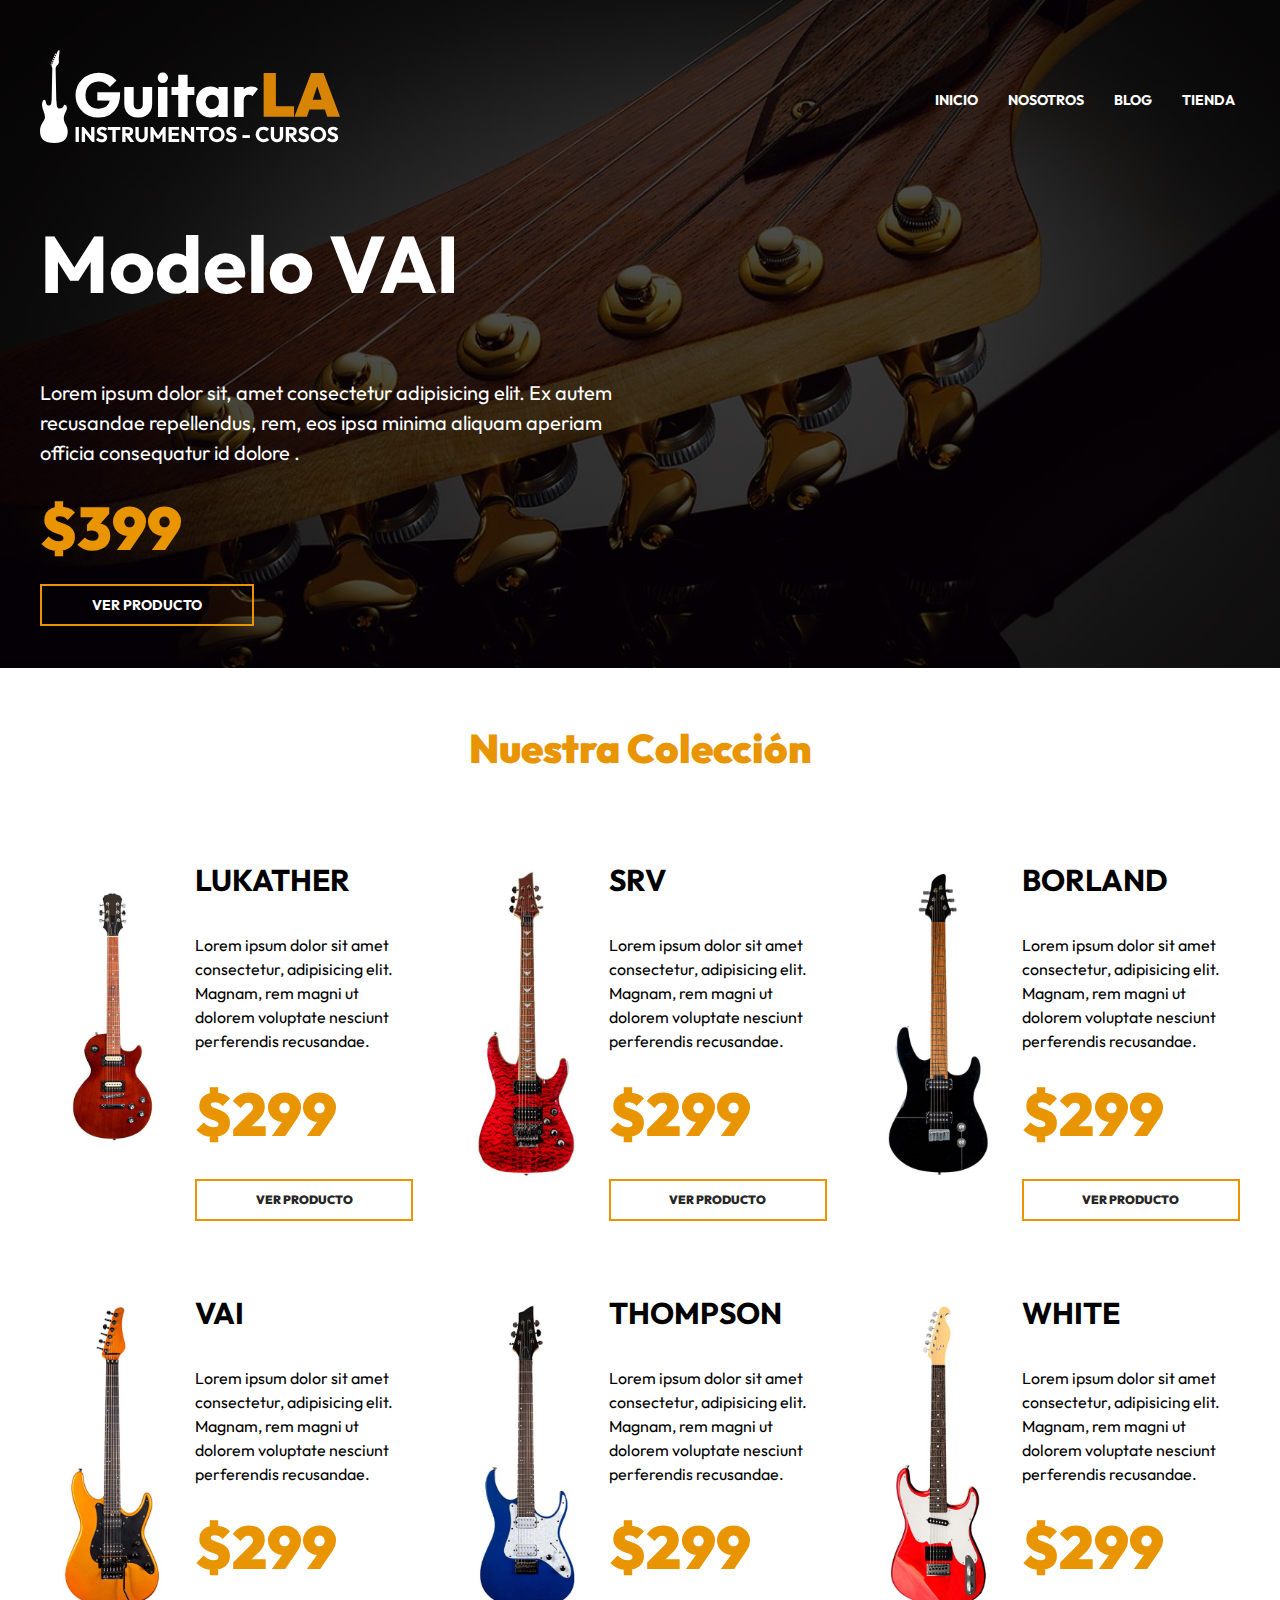
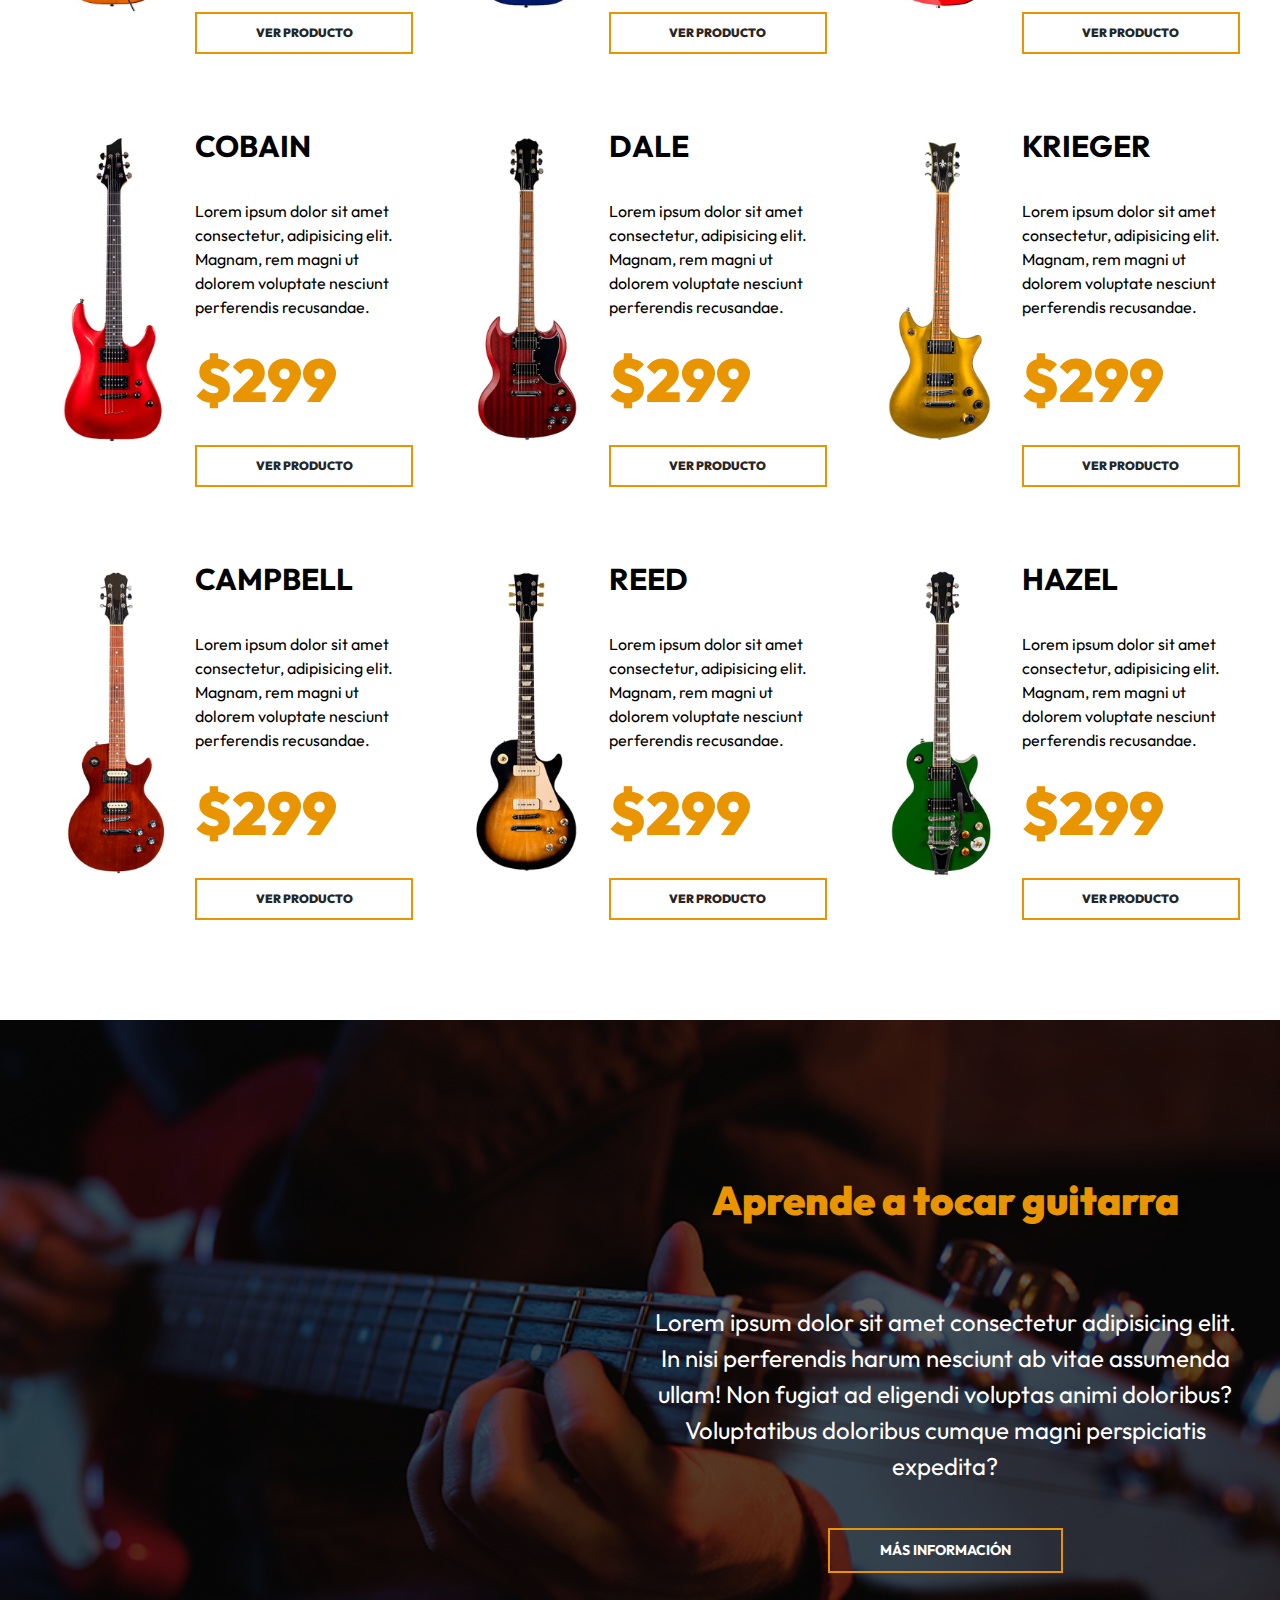
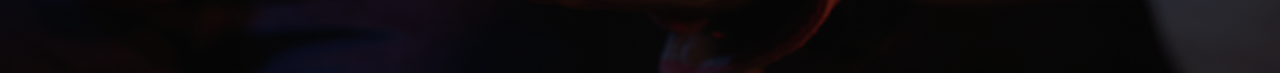
<file: index.html>
<!DOCTYPE html>
<html lang="en">
<head>
    <meta charset="UTF-8">
    <meta http-equiv="X-UA-Compatible" content="IE=edge">
    <meta name="viewport" content="width=device-width, initial-scale=1.0">
    <title>GuitarLA</title>
    <link rel="stylesheet" href="css/normalize.css">
    <link rel="preconnect" href="https://fonts.googleapis.com">
    <link rel="preconnect" href="https://fonts.gstatic.com" crossorigin>
    <link href="https://fonts.googleapis.com/css2?family=Outfit:wght@400;700;900&display=swap" rel="stylesheet"> 
    <link rel="stylesheet" href="css/app.css">
</head>
<body>

    <!--Header-->

    <header class="header">
        <div class="header__contenedor">
            <div class="header__barra">
                <a href="/">

                  <img src="img/logo.svg" alt="imagen logo" class="header__logo">
                </a>

                <nav class="navegacion">
                   <a class="navegacion__enlace" href="index.html">Inicio</a>
                   <a class="navegacion__enlace" href="nosotros.html">Nosotros</a>
                   <a class="navegacion__enlace" href="blog.html">Blog</a>
                   <a class="navegacion__enlace" href="tienda.html">Tienda</a>

                </nav>
            </div> <!--.header-barra-->

            <div class="modelo">
                <h1 class="modelo__nombre">Modelo VAI</h1>
                <p class="modelo__descripcion">Lorem ipsum dolor sit, amet consectetur adipisicing elit. Ex autem recusandae repellendus, rem, eos ipsa minima aliquam aperiam officia consequatur id dolore .</p>
                <p class="modelo__precio">$399</p>
                <a href="producto.html" class="modelo__enlace">Ver Producto</a>
            </div>
        </div>

        <img src="img/header_guitarra.png" alt="imagen header guitarra" class="header__guitarra">
    </header>

    <!--Listado de Productos-->

    <main class="productos productos__contenedor">
        <h2 class="productos__heading">Nuestra Colección</h2>

        <div class="productos__grid">

            <div class="producto">
                <img src="img/guitarra_01.jpg" alt="imagen guitarra" class="producto__imagen">
                <div class="producto__contenido">
                    <h3 class="producto__nombre">Lukather</h3>
                    <p class="producto__descripcion">Lorem ipsum dolor sit amet consectetur, adipisicing elit. Magnam, rem magni ut dolorem voluptate nesciunt perferendis recusandae. </p>
                    <p class="producto__precio">$299</p>
                    <a href="producto.html" class="producto__enlace">Ver Producto</a>
                </div>
            </div><!--./producto-->

            <div class="producto">
                <img src="img/guitarra_02.jpg" alt="imagen guitarra" class="producto__imagen">
                <div class="producto__contenido">
                    <h3 class="producto__nombre">SRV</h3>
                    <p class="producto__descripcion">Lorem ipsum dolor sit amet consectetur, adipisicing elit. Magnam, rem magni ut dolorem voluptate nesciunt perferendis recusandae. </p>
                    <p class="producto__precio">$299</p>
                    <a href="producto.html" class="producto__enlace">Ver Producto</a>
                </div>
            </div><!--./producto-->

            <div class="producto">
                <img src="img/guitarra_03.jpg" alt="imagen guitarra" class="producto__imagen">
                <div class="producto__contenido">
                    <h3 class="producto__nombre">BORLAND</h3>
                    <p class="producto__descripcion">Lorem ipsum dolor sit amet consectetur, adipisicing elit. Magnam, rem magni ut dolorem voluptate nesciunt perferendis recusandae. </p>
                    <p class="producto__precio">$299</p>
                    <a href="producto.html" class="producto__enlace">Ver Producto</a>
                </div>
            </div><!--./producto-->

            <div class="producto">
                <img src="img/guitarra_04.jpg" alt="imagen guitarra" class="producto__imagen">
                <div class="producto__contenido">
                    <h3 class="producto__nombre">VAI</h3>
                    <p class="producto__descripcion">Lorem ipsum dolor sit amet consectetur, adipisicing elit. Magnam, rem magni ut dolorem voluptate nesciunt perferendis recusandae. </p>
                    <p class="producto__precio">$299</p>
                    <a href="producto.html" class="producto__enlace">Ver Producto</a>
                </div>
            </div><!--./producto-->

            <div class="producto">
                <img src="img/guitarra_05.jpg" alt="imagen guitarra" class="producto__imagen">
                <div class="producto__contenido">
                    <h3 class="producto__nombre">THOMPSON</h3>
                    <p class="producto__descripcion">Lorem ipsum dolor sit amet consectetur, adipisicing elit. Magnam, rem magni ut dolorem voluptate nesciunt perferendis recusandae. </p>
                    <p class="producto__precio">$299</p>
                    <a href="producto.html" class="producto__enlace">Ver Producto</a>
                </div>
            </div><!--./producto-->

            <div class="producto">
                <img src="img/guitarra_06.jpg" alt="imagen guitarra" class="producto__imagen">
                <div class="producto__contenido">
                    <h3 class="producto__nombre">WHITE</h3>
                    <p class="producto__descripcion">Lorem ipsum dolor sit amet consectetur, adipisicing elit. Magnam, rem magni ut dolorem voluptate nesciunt perferendis recusandae. </p>
                    <p class="producto__precio">$299</p>
                    <a href="producto.html" class="producto__enlace">Ver Producto</a>
                </div>
            </div><!--./producto-->

            <div class="producto">
                <img src="img/guitarra_07.jpg" alt="imagen guitarra" class="producto__imagen">
                <div class="producto__contenido">
                    <h3 class="producto__nombre">COBAIN</h3>
                    <p class="producto__descripcion">Lorem ipsum dolor sit amet consectetur, adipisicing elit. Magnam, rem magni ut dolorem voluptate nesciunt perferendis recusandae. </p>
                    <p class="producto__precio">$299</p>
                    <a href="producto.html" class="producto__enlace">Ver Producto</a>
                </div>
            </div><!--./producto-->

            <div class="producto">
                <img src="img/guitarra_08.jpg" alt="imagen guitarra" class="producto__imagen">
                <div class="producto__contenido">
                    <h3 class="producto__nombre">DALE</h3>
                    <p class="producto__descripcion">Lorem ipsum dolor sit amet consectetur, adipisicing elit. Magnam, rem magni ut dolorem voluptate nesciunt perferendis recusandae. </p>
                    <p class="producto__precio">$299</p>
                    <a href="producto.html" class="producto__enlace">Ver Producto</a>
                </div>
            </div><!--./producto-->

            <div class="producto">
                <img src="img/guitarra_09.jpg" alt="imagen guitarra" class="producto__imagen">
                <div class="producto__contenido">
                    <h3 class="producto__nombre">KRIEGER</h3>
                    <p class="producto__descripcion">Lorem ipsum dolor sit amet consectetur, adipisicing elit. Magnam, rem magni ut dolorem voluptate nesciunt perferendis recusandae. </p>
                    <p class="producto__precio">$299</p>
                    <a href="producto.html" class="producto__enlace">Ver Producto</a>
                </div>
            </div><!--./producto-->

            <div class="producto">
                <img src="img/guitarra_10.jpg" alt="imagen guitarra" class="producto__imagen">
                <div class="producto__contenido">
                    <h3 class="producto__nombre">CAMPBELL</h3>
                    <p class="producto__descripcion">Lorem ipsum dolor sit amet consectetur, adipisicing elit. Magnam, rem magni ut dolorem voluptate nesciunt perferendis recusandae. </p>
                    <p class="producto__precio">$299</p>
                    <a href="producto.html" class="producto__enlace">Ver Producto</a>
                </div>
            </div><!--./producto-->

            <div class="producto">
                <img src="img/guitarra_11.jpg" alt="imagen guitarra" class="producto__imagen">
                <div class="producto__contenido">
                    <h3 class="producto__nombre">REED</h3>
                    <p class="producto__descripcion">Lorem ipsum dolor sit amet consectetur, adipisicing elit. Magnam, rem magni ut dolorem voluptate nesciunt perferendis recusandae. </p>
                    <p class="producto__precio">$299</p>
                    <a href="producto.html" class="producto__enlace">Ver Producto</a>
                </div>
            </div><!--./producto-->

            <div class="producto">
                <img src="img/guitarra_12.jpg" alt="imagen guitarra" class="producto__imagen">
                <div class="producto__contenido">
                    <h3 class="producto__nombre">HAZEL</h3>
                    <p class="producto__descripcion">Lorem ipsum dolor sit amet consectetur, adipisicing elit. Magnam, rem magni ut dolorem voluptate nesciunt perferendis recusandae. </p>
                    <p class="producto__precio">$299</p>
                    <a href="producto.html" class="producto__enlace">Ver Producto</a>
                </div>
            </div><!--./producto-->

        </div><!--./producto__grid-->
    </main>

    <!--Seccion cursos-->

    <section class="cursos">
        <div class="cursos__contenedor cursos__grid">
            <div class="cursos__contenido">
                <h2 class="cursos__heading">Aprende a tocar guitarra</h2>
                <p class="cursos__texto">Lorem ipsum dolor sit amet consectetur adipisicing elit. In nisi perferendis harum nesciunt ab vitae assumenda ullam! Non fugiat ad eligendi voluptas animi doloribus? Voluptatibus doloribus cumque magni perspiciatis expedita?</p>
                <a href="#" class="cursos__enlace">Más Información</a>
            </div>
        </div>
    </section>
</body>
</html>
</file>
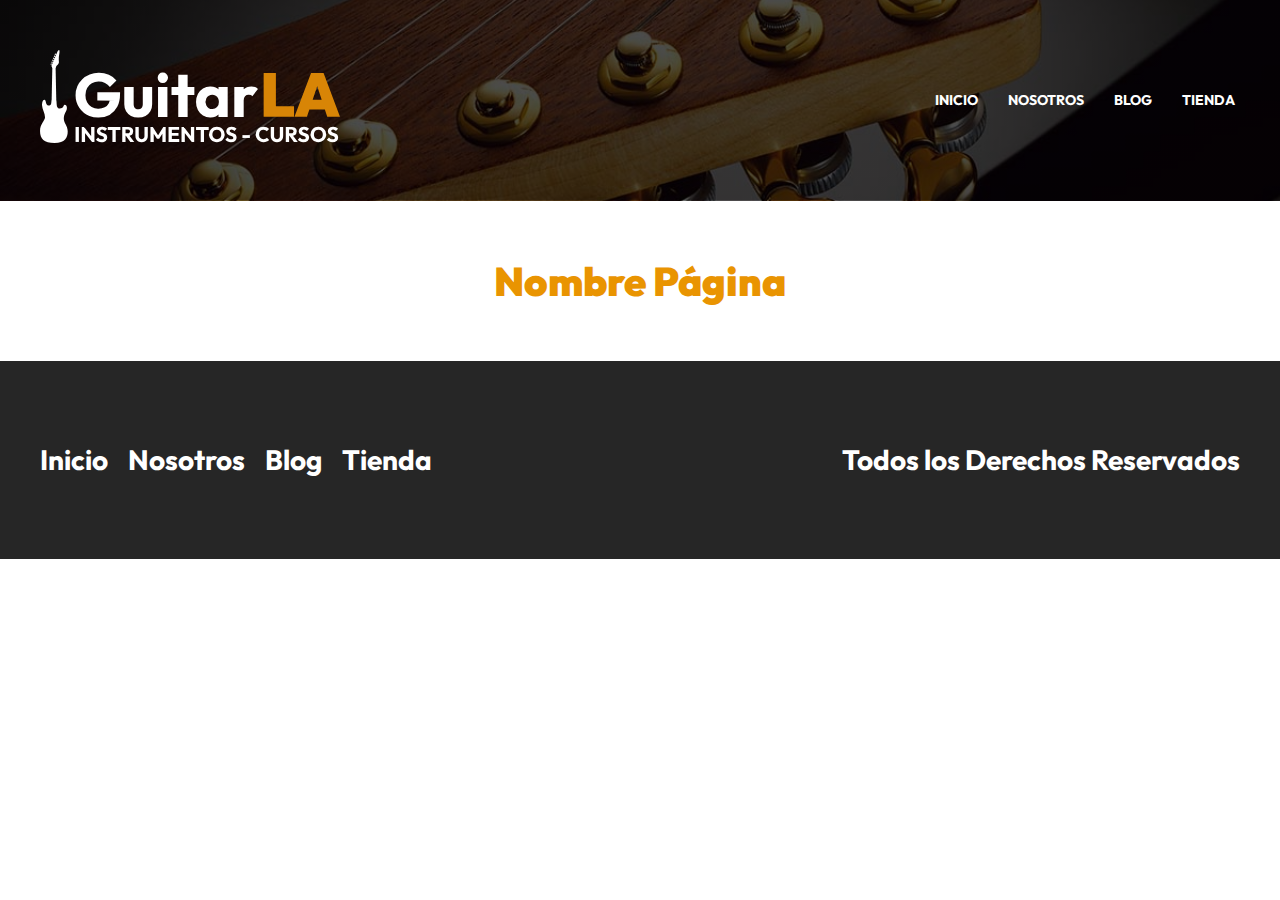
<file: base.html>
<!DOCTYPE html>
<html lang="en">
<head>
    <meta charset="UTF-8">
    <meta http-equiv="X-UA-Compatible" content="IE=edge">
    <meta name="viewport" content="width=device-width, initial-scale=1.0">
    <title>GuitarLA: Nombre Página</title>
    <link rel="stylesheet" href="css/normalize.css">
    <link rel="preconnect" href="https://fonts.googleapis.com">
    <link rel="preconnect" href="https://fonts.gstatic.com" crossorigin>
    <link href="https://fonts.googleapis.com/css2?family=Outfit:wght@400;700;900&display=swap" rel="stylesheet"> 
    <link rel="stylesheet" href="css/app.css">
</head>
<body>

    <!--Header-->

    <header class="header">
        <div class="header__contenedor">
            <div class="header__barra">
                <a href="/">

                  <img src="img/logo.svg" alt="imagen logo" class="header__logo">
                </a>

                <nav class="navegacion">
                   <a class="navegacion__enlace" href="index.html">Inicio</a>
                   <a class="navegacion__enlace" href="nosotros.html">Nosotros</a>
                   <a class="navegacion__enlace" href="blog.html">Blog</a>
                   <a class="navegacion__enlace" href="tienda.html">Tienda</a>

                </nav>
            </div> 
        </div>
       
    </header>

   

    <main class="contenedor">
        <h2 class="heading">Nombre Página</h2>

        
    </main>

   
   

    <!--Footer-->

    <footer class="footer">
        <div class="footer__contenedor footer__contenido">

            <nav class="footer__nav">
               <a href="index.html" class="footer__enlace">Inicio</a> 
               <a href="nosotros.html" class="footer__enlace">Nosotros</a> 
               <a href="blog.html" class="footer__enlace">Blog</a> 
               <a href="tienda.html" class="footer__enlace">Tienda</a> 
            </nav>

            <p class="footer__copyright">Todos los Derechos Reservados</p>
        </div>
    </footer>
</body>
</html>
</file>
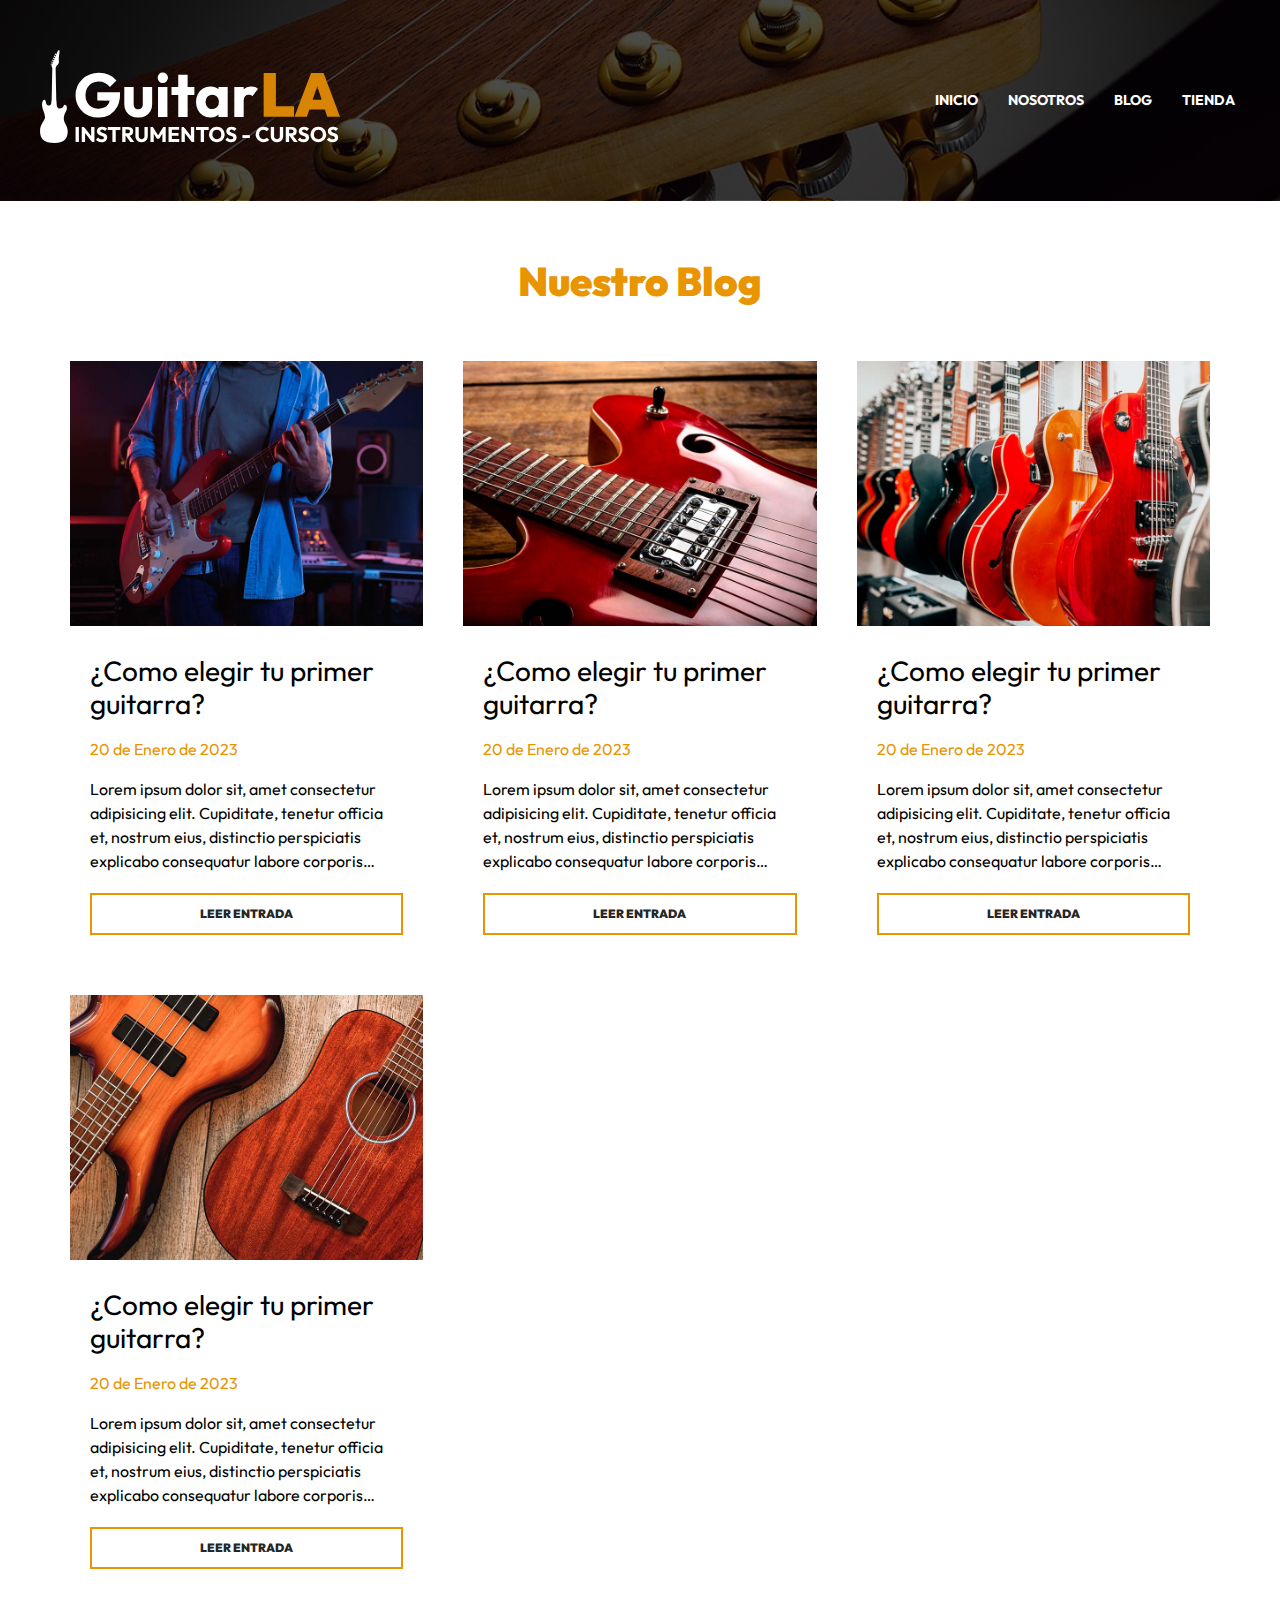
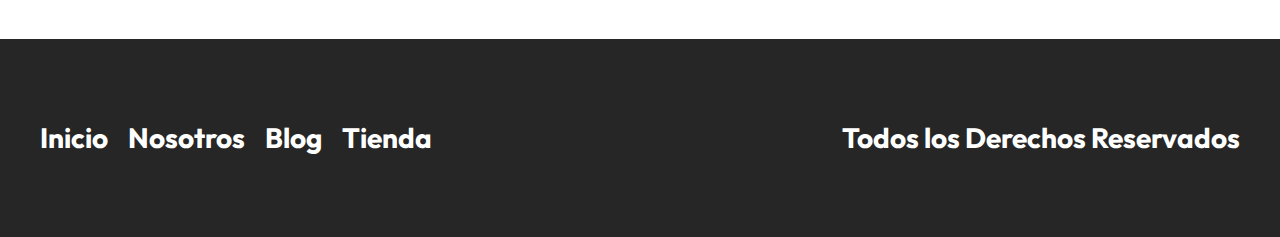
<file: blog.html>
<!DOCTYPE html>
<html lang="en">
<head>
    <meta charset="UTF-8">
    <meta http-equiv="X-UA-Compatible" content="IE=edge">
    <meta name="viewport" content="width=device-width, initial-scale=1.0">
    <title>GuitarLA: Nuestro Blog</title>
    <link rel="stylesheet" href="css/normalize.css">
    <link rel="preconnect" href="https://fonts.googleapis.com">
    <link rel="preconnect" href="https://fonts.gstatic.com" crossorigin>
    <link href="https://fonts.googleapis.com/css2?family=Outfit:wght@400;700;900&display=swap" rel="stylesheet"> 
    <link rel="stylesheet" href="css/app.css">
</head>
<body>

    <!--Header-->

    <header class="header">
        <div class="header__contenedor">
            <div class="header__barra">
                <a href="/">

                  <img src="img/logo.svg" alt="imagen logo" class="header__logo">
                </a>

                <nav class="navegacion">
                   <a class="navegacion__enlace" href="index.html">Inicio</a>
                   <a class="navegacion__enlace" href="nosotros.html">Nosotros</a>
                   <a class="navegacion__enlace" href="blog.html">Blog</a>
                   <a class="navegacion__enlace" href="tienda.html">Tienda</a>

                </nav>
            </div> 
        </div>
       
    </header>

   

    <main class="contenedor">
        <h2 class="heading">Nuestro Blog</h2>

        <div class="blog__contenedor blog__grid blog__grid--pagina">
         
            <article class="entrada">
                <img src="img/blog_1.jpg" alt="imagen blog" class="entrada__imagen">
                <div class="entrada__contenido">
                    <h3 class="entrada__titulo">¿Como elegir tu primer guitarra?</h3>
                    <p class="entrada__fecha">20 de Enero de 2023</p>
                    <p class="entrada__texto">Lorem ipsum dolor sit, amet consectetur adipisicing elit. Cupiditate, tenetur officia et, nostrum eius, distinctio perspiciatis explicabo consequatur labore corporis quam!...</p>
                    <a href="entrada.html" class="entrada__enlace">Leer Entrada</a>
                </div>
            </article>

            <article class="entrada">
                <img src="img/blog_2.jpg" alt="imagen blog" class="entrada__imagen">
                <div class="entrada__contenido">
                    <h3 class="entrada__titulo">¿Como elegir tu primer guitarra?</h3>
                    <p class="entrada__fecha">20 de Enero de 2023</p>
                    <p class="entrada__texto">Lorem ipsum dolor sit, amet consectetur adipisicing elit. Cupiditate, tenetur officia et, nostrum eius, distinctio perspiciatis explicabo consequatur labore corporis quam!...</p>
                    <a href="entrada.html" class="entrada__enlace">Leer Entrada</a>
                </div>
            </article>

            <article class="entrada">
                <img src="img/blog_3.jpg" alt="imagen blog" class="entrada__imagen">
                <div class="entrada__contenido">
                    <h3 class="entrada__titulo">¿Como elegir tu primer guitarra?</h3>
                    <p class="entrada__fecha">20 de Enero de 2023</p>
                    <p class="entrada__texto">Lorem ipsum dolor sit, amet consectetur adipisicing elit. Cupiditate, tenetur officia et, nostrum eius, distinctio perspiciatis explicabo consequatur labore corporis quam!...</p>
                    <a href="entrada.html" class="entrada__enlace">Leer Entrada</a>
                </div>
            </article>

            <article class="entrada">
                <img src="img/blog_4.jpg" alt="imagen blog" class="entrada__imagen">
                <div class="entrada__contenido">
                    <h3 class="entrada__titulo">¿Como elegir tu primer guitarra?</h3>
                    <p class="entrada__fecha">20 de Enero de 2023</p>
                    <p class="entrada__texto">Lorem ipsum dolor sit, amet consectetur adipisicing elit. Cupiditate, tenetur officia et, nostrum eius, distinctio perspiciatis explicabo consequatur labore corporis quam!...</p>
                    <a href="entrada.html" class="entrada__enlace">Leer Entrada</a>
                </div>
            </article>
        </div>
    </main>

   
   

    <!--Footer-->

    <footer class="footer">
        <div class="footer__contenedor footer__contenido">

            <nav class="footer__nav">
               <a href="index.html" class="footer__enlace">Inicio</a> 
               <a href="nosotros.html" class="footer__enlace">Nosotros</a> 
               <a href="blog.html" class="footer__enlace">Blog</a> 
               <a href="tienda.html" class="footer__enlace">Tienda</a> 
            </nav>

            <p class="footer__copyright">Todos los Derechos Reservados</p>
        </div>
    </footer>
</body>
</html>
</file>
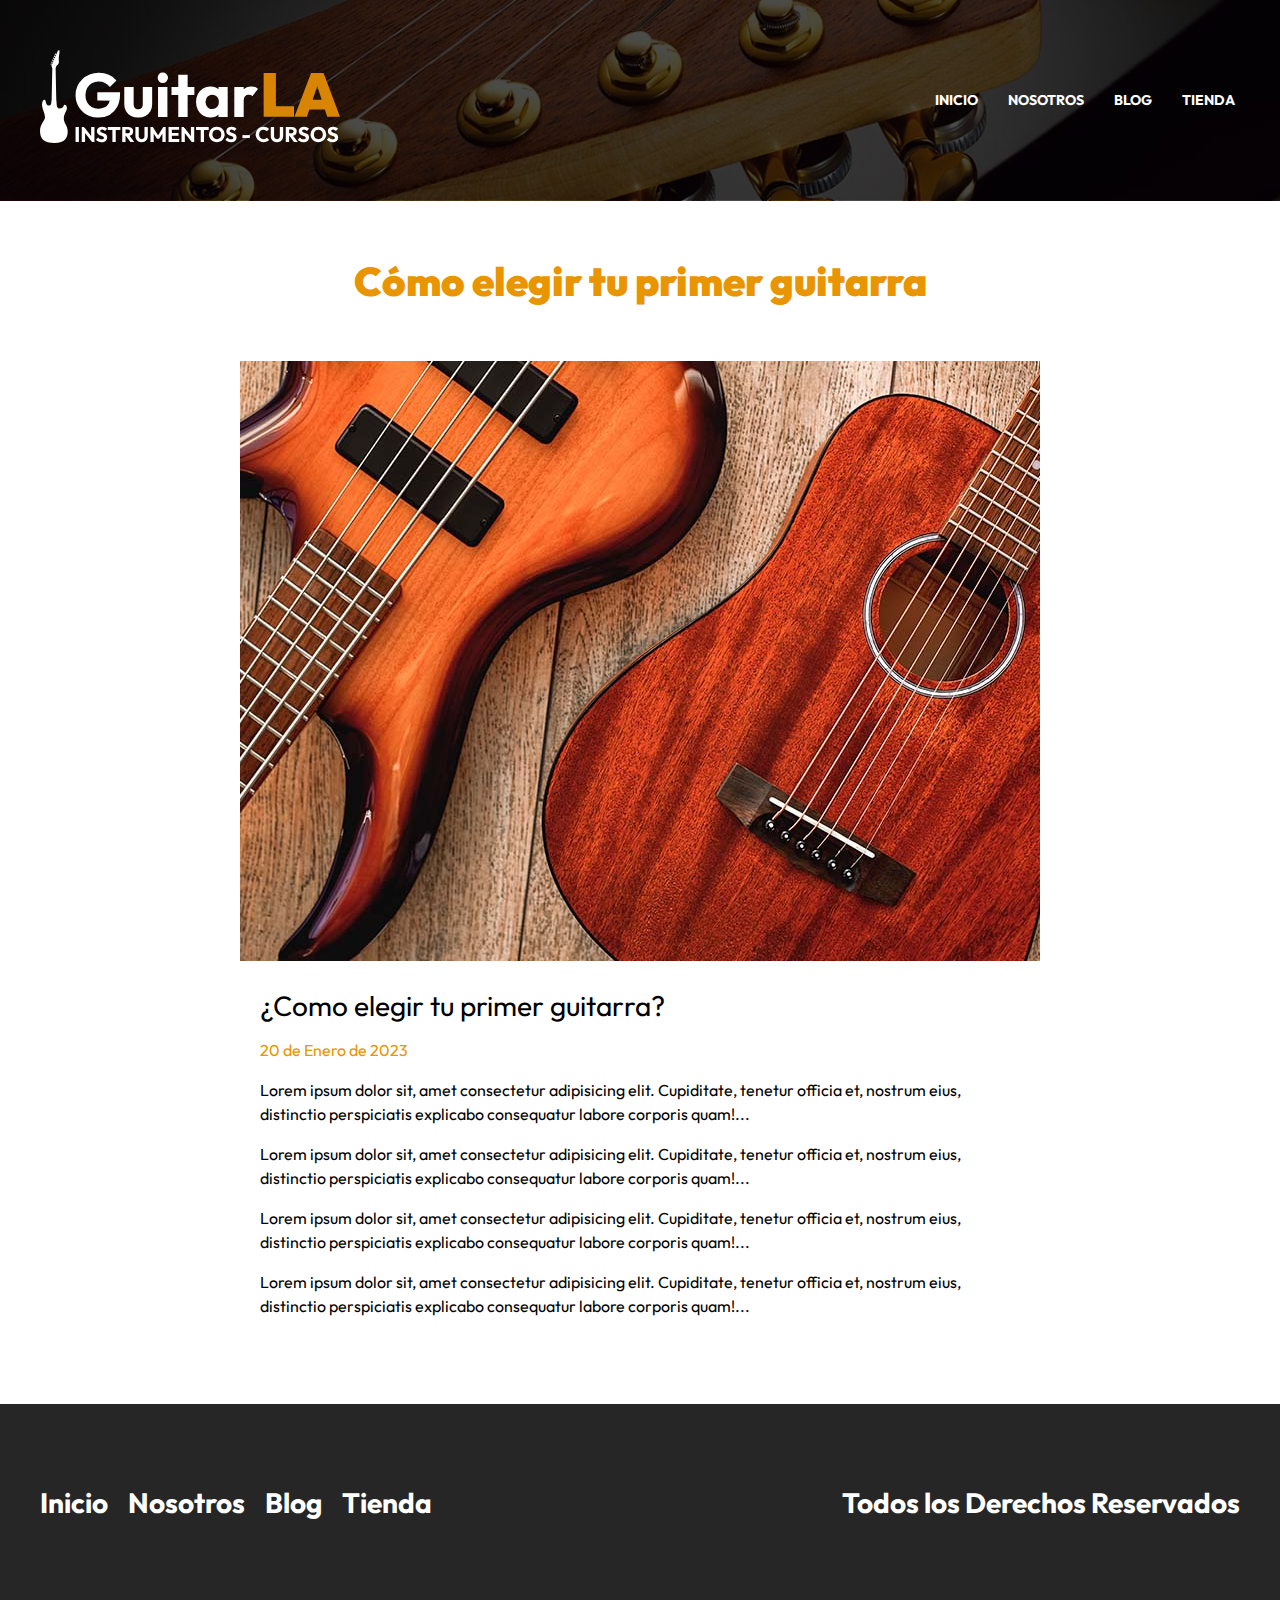
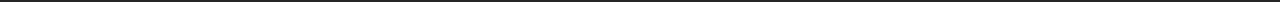
<file: entrada.html>
<!DOCTYPE html>
<html lang="en">
<head>
    <meta charset="UTF-8">
    <meta http-equiv="X-UA-Compatible" content="IE=edge">
    <meta name="viewport" content="width=device-width, initial-scale=1.0">
    <title>GuitarLA: Cómo elegir tu primer guitarra</title>
    <link rel="stylesheet" href="css/normalize.css">
    <link rel="preconnect" href="https://fonts.googleapis.com">
    <link rel="preconnect" href="https://fonts.gstatic.com" crossorigin>
    <link href="https://fonts.googleapis.com/css2?family=Outfit:wght@400;700;900&display=swap" rel="stylesheet"> 
    <link rel="stylesheet" href="css/app.css">
</head>
<body>

    <!--Header-->

    <header class="header">
        <div class="header__contenedor">
            <div class="header__barra">
                <a href="/">

                  <img src="img/logo.svg" alt="imagen logo" class="header__logo">
                </a>

                <nav class="navegacion">
                   <a class="navegacion__enlace" href="index.html">Inicio</a>
                   <a class="navegacion__enlace" href="nosotros.html">Nosotros</a>
                   <a class="navegacion__enlace" href="blog.html">Blog</a>
                   <a class="navegacion__enlace" href="tienda.html">Tienda</a>

                </nav>
            </div> 
        </div>
       
    </header>

   

    <main class="contenedor">
        <h2 class="heading">Cómo elegir tu primer guitarra</h2>
        
        <article class="entrada">
            <img src="img/blog_4.jpg" alt="imagen blog" class="entrada__imagen">
            <div class="entrada__contenido">
                <h3 class="entrada__titulo">¿Como elegir tu primer guitarra?</h3>
                <p class="entrada__fecha">20 de Enero de 2023</p>
                <p class="entrada__texto">Lorem ipsum dolor sit, amet consectetur adipisicing elit. Cupiditate, tenetur officia et, nostrum eius, distinctio perspiciatis explicabo consequatur labore corporis quam!...</p>

                <p class="entrada__texto">Lorem ipsum dolor sit, amet consectetur adipisicing elit. Cupiditate, tenetur officia et, nostrum eius, distinctio perspiciatis explicabo consequatur labore corporis quam!...</p>

                <p class="entrada__texto">Lorem ipsum dolor sit, amet consectetur adipisicing elit. Cupiditate, tenetur officia et, nostrum eius, distinctio perspiciatis explicabo consequatur labore corporis quam!...</p>

                <p class="entrada__texto">Lorem ipsum dolor sit, amet consectetur adipisicing elit. Cupiditate, tenetur officia et, nostrum eius, distinctio perspiciatis explicabo consequatur labore corporis quam!...</p>
                
            </div>
        </article>
        
    </main>

   
   

    <!--Footer-->

    <footer class="footer">
        <div class="footer__contenedor footer__contenido">

            <nav class="footer__nav">
               <a href="index.html" class="footer__enlace">Inicio</a> 
               <a href="nosotros.html" class="footer__enlace">Nosotros</a> 
               <a href="blog.html" class="footer__enlace">Blog</a> 
               <a href="tienda.html" class="footer__enlace">Tienda</a> 
            </nav>

            <p class="footer__copyright">Todos los Derechos Reservados</p>
        </div>
    </footer>
</body>
</html>
</file>
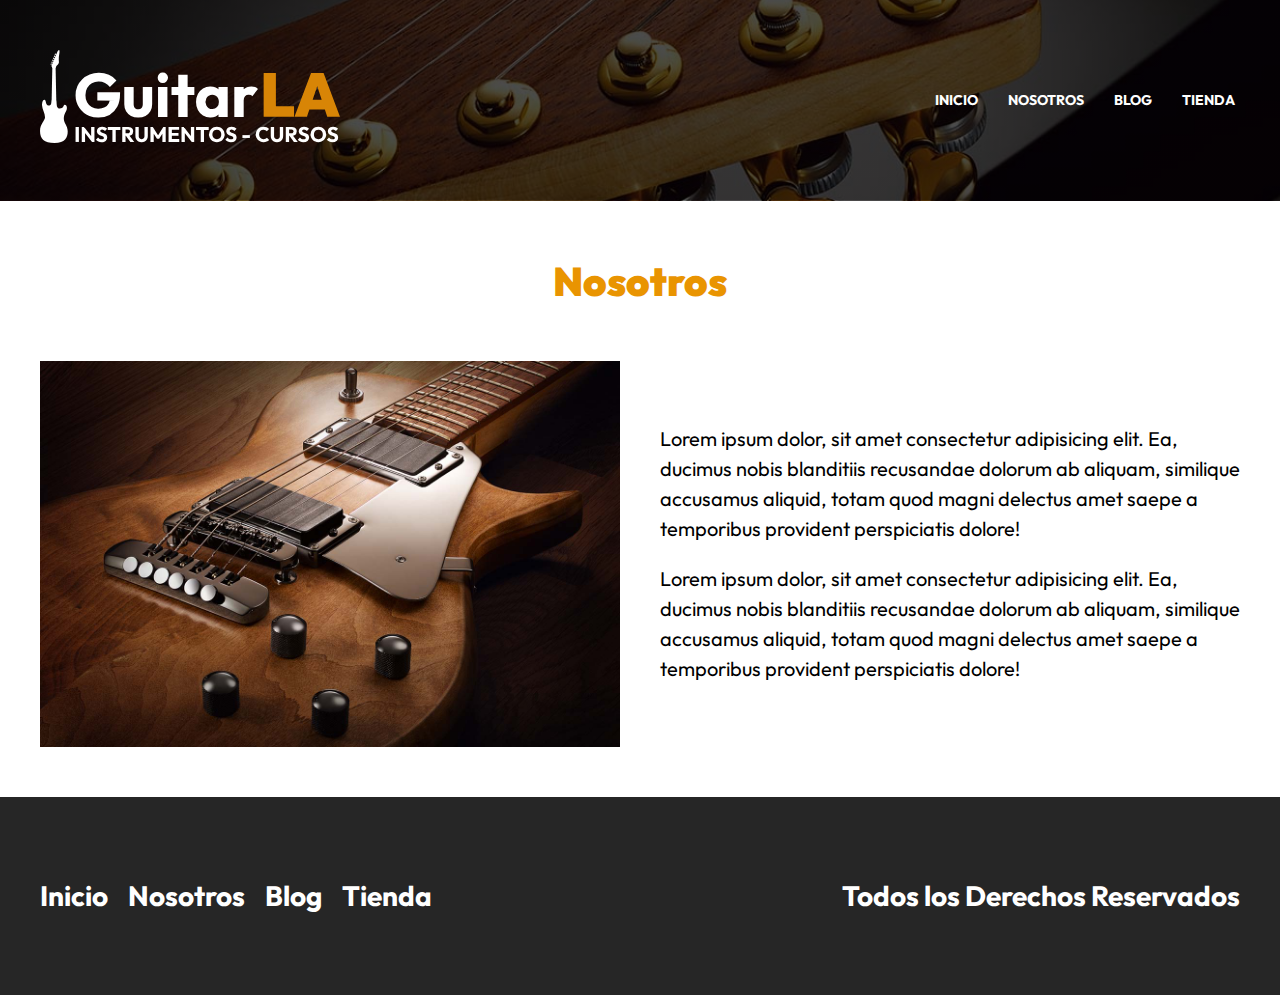
<file: nosotros.html>
<!DOCTYPE html>
<html lang="en">
<head>
    <meta charset="UTF-8">
    <meta http-equiv="X-UA-Compatible" content="IE=edge">
    <meta name="viewport" content="width=device-width, initial-scale=1.0">
    <title>GuitarLA: Nosotros</title>
    <link rel="stylesheet" href="css/normalize.css">
    <link rel="preconnect" href="https://fonts.googleapis.com">
    <link rel="preconnect" href="https://fonts.gstatic.com" crossorigin>
    <link href="https://fonts.googleapis.com/css2?family=Outfit:wght@400;700;900&display=swap" rel="stylesheet"> 
    <link rel="stylesheet" href="css/app.css">
</head>
<body>

    <!--Header-->

    <header class="header">
        <div class="header__contenedor">
            <div class="header__barra">
                <a href="/">

                  <img src="img/logo.svg" alt="imagen logo" class="header__logo">
                </a>

                <nav class="navegacion">
                   <a class="navegacion__enlace" href="index.html">Inicio</a>
                   <a class="navegacion__enlace" href="nosotros.html">Nosotros</a>
                   <a class="navegacion__enlace" href="blog.html">Blog</a>
                   <a class="navegacion__enlace" href="tienda.html">Tienda</a>

                </nav>
            </div> 
        </div>
       
    </header>

   

    <main class="nosotros nosotros__contenedor">
        <h2 class="nosotros__heading">Nosotros</h2>
          
        <div class="nosotros__grid">
            <img src="img/nosotros.jpg" alt="imagen nosotros">

            <div class="nosotros__contenido">
                <p>Lorem ipsum dolor, sit amet consectetur adipisicing elit. Ea, ducimus nobis blanditiis recusandae dolorum ab aliquam, similique accusamus aliquid, totam quod magni delectus amet saepe a temporibus provident perspiciatis dolore!</p>
                <p>Lorem ipsum dolor, sit amet consectetur adipisicing elit. Ea, ducimus nobis blanditiis recusandae dolorum ab aliquam, similique accusamus aliquid, totam quod magni delectus amet saepe a temporibus provident perspiciatis dolore!</p>
            </div>
        </div>
    </main>

   
   

    <!--Footer-->

    <footer class="footer">
        <div class="footer__contenedor footer__contenido">

            <nav class="footer__nav">
               <a href="index.html" class="footer__enlace">Inicio</a> 
               <a href="nosotros.html" class="footer__enlace">Nosotros</a> 
               <a href="blog.html" class="footer__enlace">Blog</a> 
               <a href="tienda.html" class="footer__enlace">Tienda</a> 
            </nav>

            <p class="footer__copyright">Todos los Derechos Reservados</p>
        </div>
    </footer>
</body>
</html>
</file>
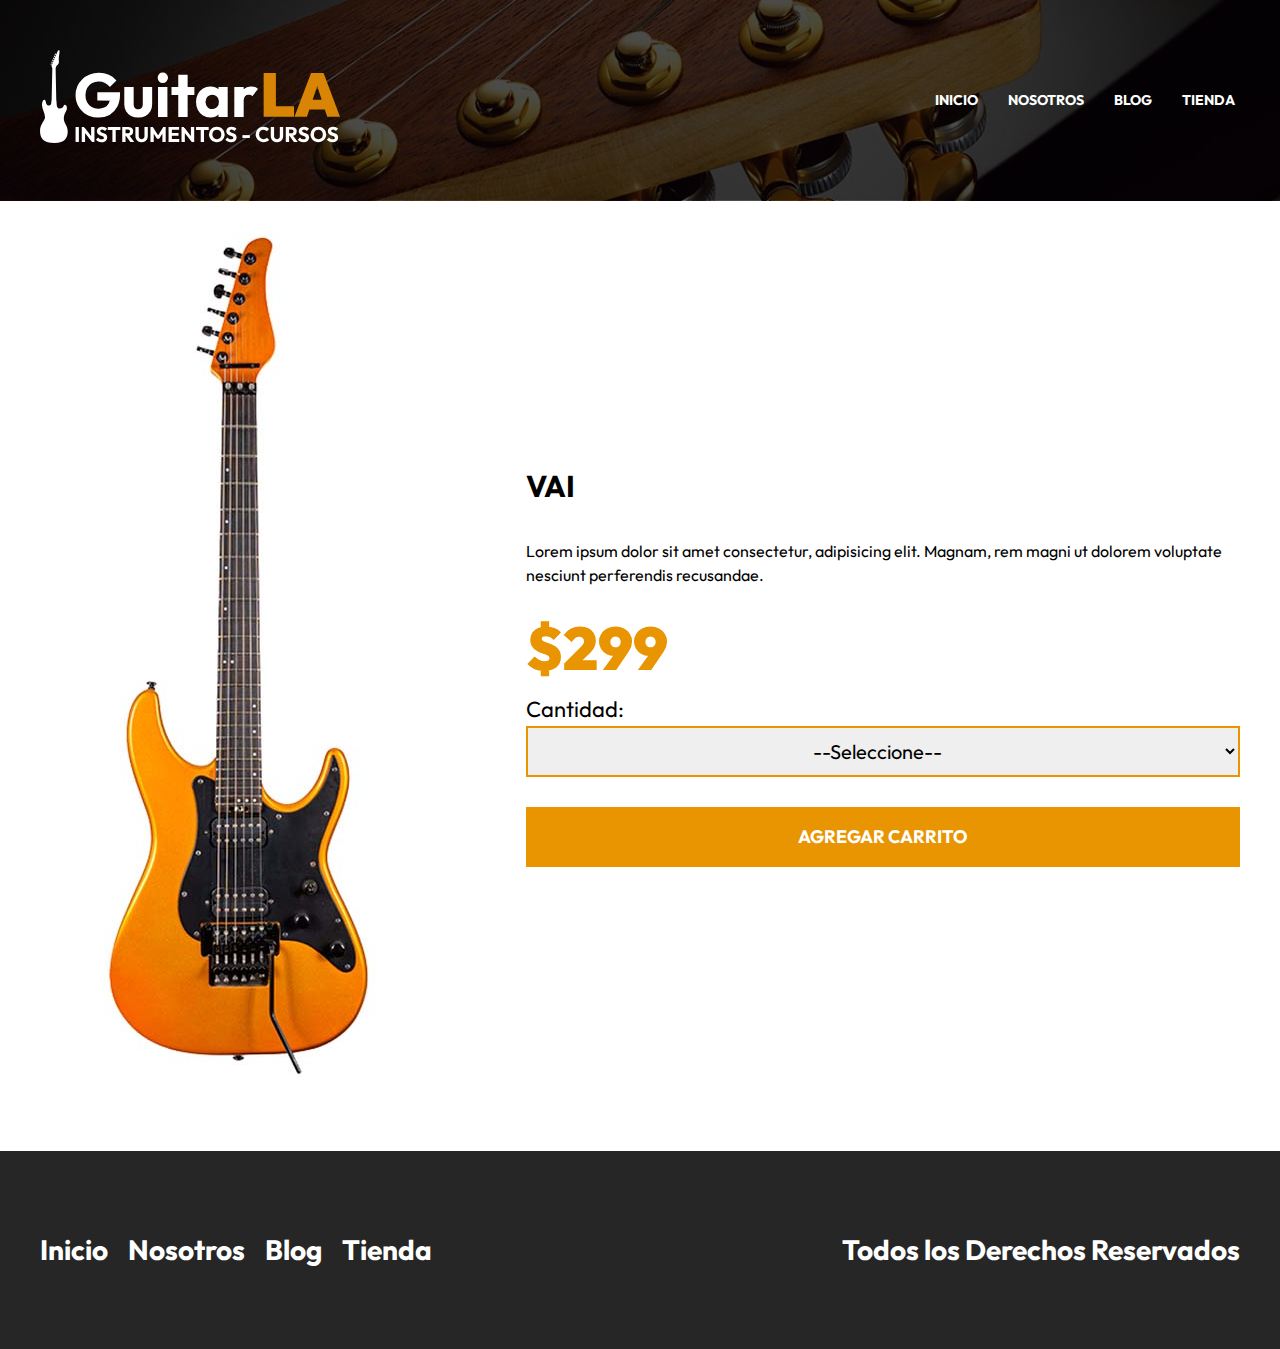
<file: producto.html>
<!DOCTYPE html>
<html lang="en">
<head>
    <meta charset="UTF-8">
    <meta http-equiv="X-UA-Compatible" content="IE=edge">
    <meta name="viewport" content="width=device-width, initial-scale=1.0">
    <title>GuitarLA: Producto</title>
    <link rel="stylesheet" href="css/normalize.css">
    <link rel="preconnect" href="https://fonts.googleapis.com">
    <link rel="preconnect" href="https://fonts.gstatic.com" crossorigin>
    <link href="https://fonts.googleapis.com/css2?family=Outfit:wght@400;700;900&display=swap" rel="stylesheet"> 
    <link rel="stylesheet" href="css/app.css">
</head>
<body>

    <!--Header-->

    <header class="header">
        <div class="header__contenedor">
            <div class="header__barra">
                <a href="/">

                  <img src="img/logo.svg" alt="imagen logo" class="header__logo">
                </a>

                <nav class="navegacion">
                   <a class="navegacion__enlace" href="index.html">Inicio</a>
                   <a class="navegacion__enlace" href="nosotros.html">Nosotros</a>
                   <a class="navegacion__enlace" href="blog.html">Blog</a>
                   <a class="navegacion__enlace" href="tienda.html">Tienda</a>

                </nav>
            </div> 
        </div>
       
    </header>

   

    <main class="contenedor">
        
        <div class="producto">
            <img src="img/guitarra_04.jpg" alt="imagen guitarra" class="producto__imagen">
            <div class="producto__contenido">
                <h3 class="producto__nombre">VAI</h3>
                <p class="producto__descripcion">Lorem ipsum dolor sit amet consectetur, adipisicing elit. Magnam, rem magni ut dolorem voluptate nesciunt perferendis recusandae. </p>
                <p class="producto__precio">$299</p>

                <form class="producto__formulario">

                  <label class="producto__label">Cantidad:</label>
                  <select class="producto__cantidad">
                    <option value="">--Seleccione--</option>
                    <option value="1">1</option>
                    <option value="2">2</option>
                    <option value="3">3</option>
                    <option value="4">4</option>
                    <option value="5">5</option>
                    <option value="6">6</option>
                    <option value="7">7</option>
                    <option value="8">8</option>
                    <option value="9">9</option>
                    <option value="10">10</option>
                    
                  </select>

                  <input type="submit" class="producto__agregar--carrito
                  " value="Agregar Carrito">
                  
                </form>
                
            </div>
        </div><!--./producto-->
        
    </main>


    <!--Footer-->

    <footer class="footer">
        <div class="footer__contenedor footer__contenido">

            <nav class="footer__nav">
               <a href="index.html" class="footer__enlace">Inicio</a> 
               <a href="nosotros.html" class="footer__enlace">Nosotros</a> 
               <a href="blog.html" class="footer__enlace">Blog</a> 
               <a href="tienda.html" class="footer__enlace">Tienda</a> 
            </nav>

            <p class="footer__copyright">Todos los Derechos Reservados</p>
        </div>
    </footer>
</body>
</html>
</file>
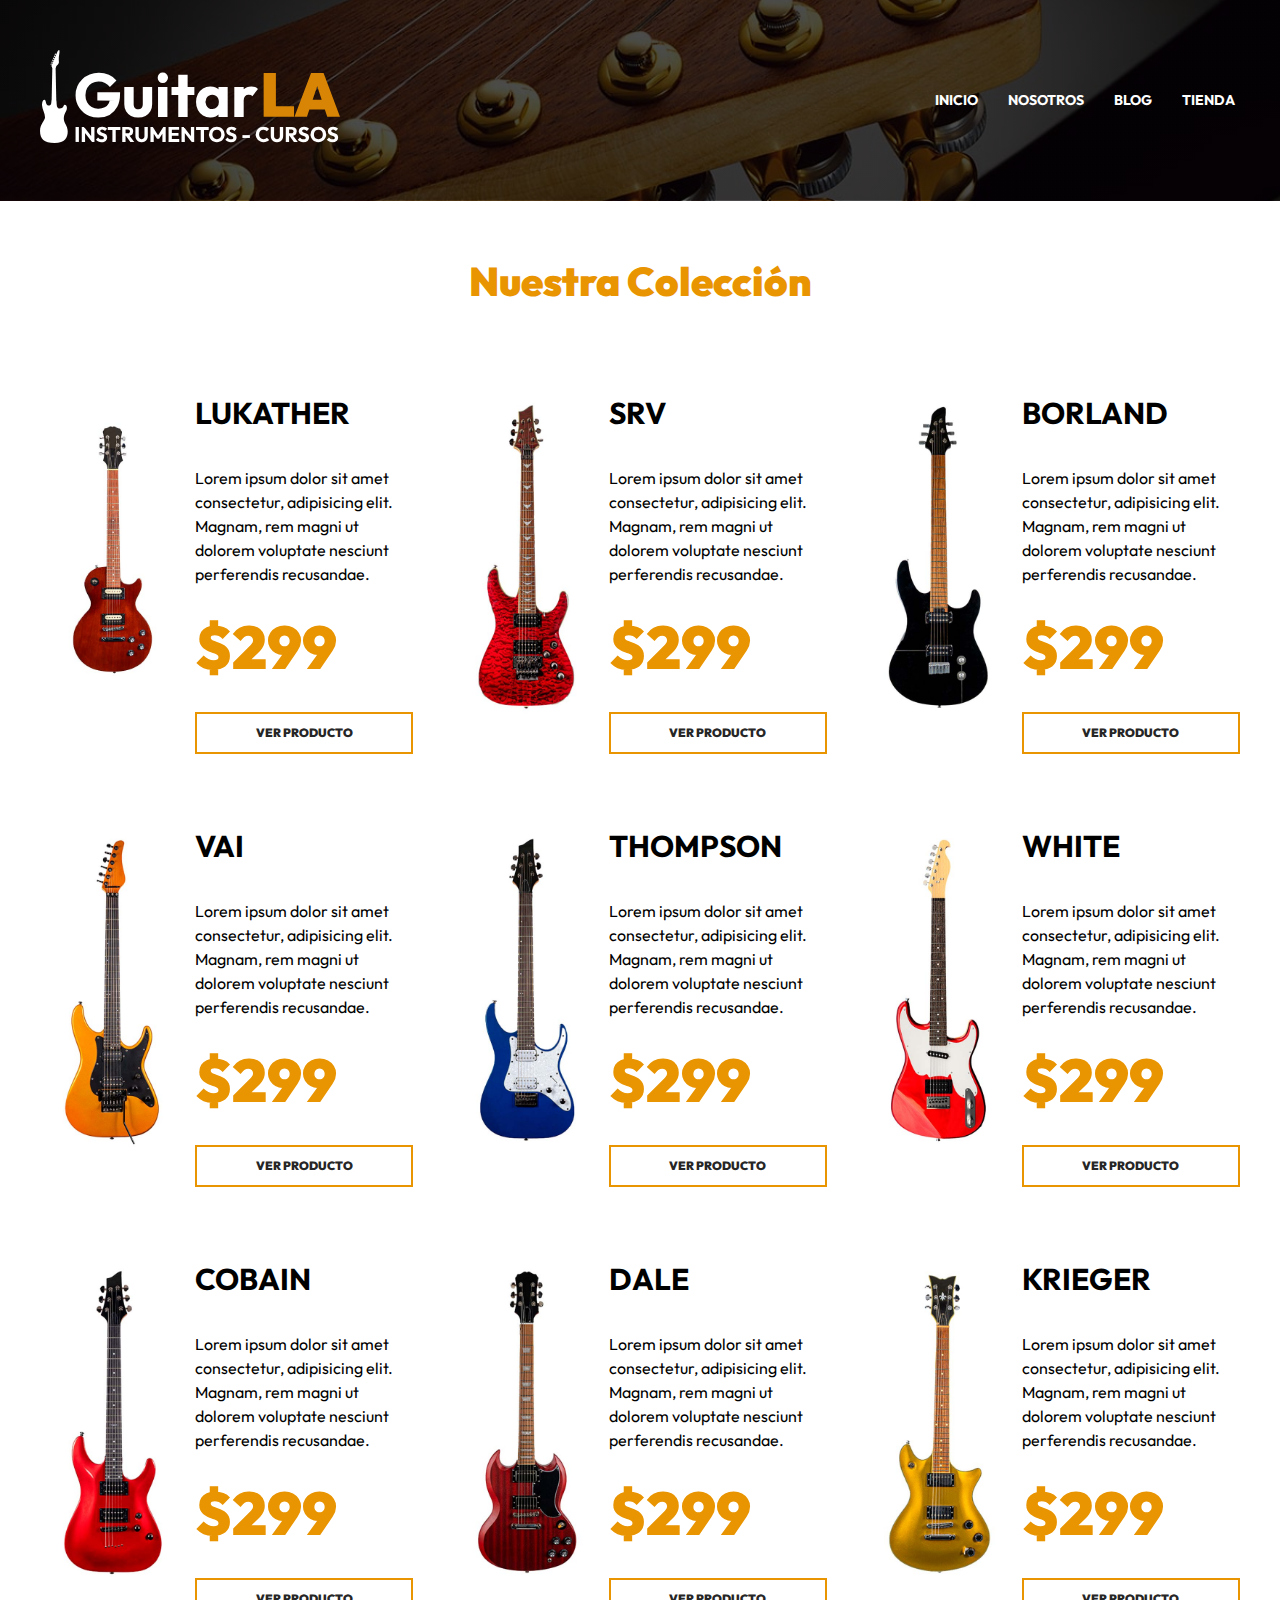
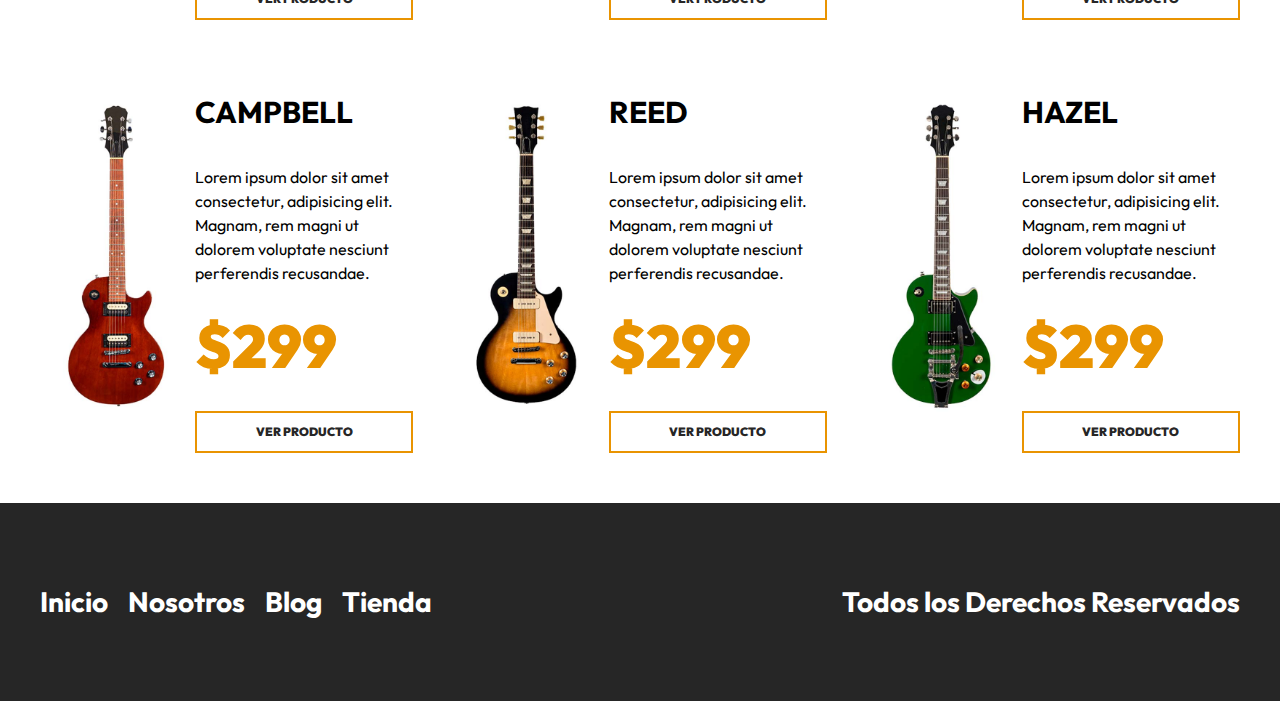
<file: tienda.html>
<!DOCTYPE html>
<html lang="en">
<head>
    <meta charset="UTF-8">
    <meta http-equiv="X-UA-Compatible" content="IE=edge">
    <meta name="viewport" content="width=device-width, initial-scale=1.0">
    <title>GuitarLA: Nuestros Productos</title>
    <link rel="stylesheet" href="css/normalize.css">
    <link rel="preconnect" href="https://fonts.googleapis.com">
    <link rel="preconnect" href="https://fonts.gstatic.com" crossorigin>
    <link href="https://fonts.googleapis.com/css2?family=Outfit:wght@400;700;900&display=swap" rel="stylesheet"> 
    <link rel="stylesheet" href="css/app.css">
</head>
<body>

    <!--Header-->

    <header class="header">
        <div class="header__contenedor">
            <div class="header__barra">
                <a href="/">

                  <img src="img/logo.svg" alt="imagen logo" class="header__logo">
                </a>

                <nav class="navegacion">
                   <a class="navegacion__enlace" href="index.html">Inicio</a>
                   <a class="navegacion__enlace" href="nosotros.html">Nosotros</a>
                   <a class="navegacion__enlace" href="blog.html">Blog</a>
                   <a class="navegacion__enlace" href="tienda.html">Tienda</a>

                </nav>
            </div> 
        </div>
       
    </header>

   

    <main class="productos productos__contenedor">
        <h2 class="productos__heading">Nuestra Colección</h2>

        <div class="productos__grid">

            <div class="producto">
                <img src="img/guitarra_01.jpg" alt="imagen guitarra" class="producto__imagen">
                <div class="producto__contenido">
                    <h3 class="producto__nombre">Lukather</h3>
                    <p class="producto__descripcion">Lorem ipsum dolor sit amet consectetur, adipisicing elit. Magnam, rem magni ut dolorem voluptate nesciunt perferendis recusandae. </p>
                    <p class="producto__precio">$299</p>
                    <a href="producto.html" class="producto__enlace">Ver Producto</a>
                </div>
            </div><!--./producto-->

            <div class="producto">
                <img src="img/guitarra_02.jpg" alt="imagen guitarra" class="producto__imagen">
                <div class="producto__contenido">
                    <h3 class="producto__nombre">SRV</h3>
                    <p class="producto__descripcion">Lorem ipsum dolor sit amet consectetur, adipisicing elit. Magnam, rem magni ut dolorem voluptate nesciunt perferendis recusandae. </p>
                    <p class="producto__precio">$299</p>
                    <a href="producto.html" class="producto__enlace">Ver Producto</a>
                </div>
            </div><!--./producto-->

            <div class="producto">
                <img src="img/guitarra_03.jpg" alt="imagen guitarra" class="producto__imagen">
                <div class="producto__contenido">
                    <h3 class="producto__nombre">BORLAND</h3>
                    <p class="producto__descripcion">Lorem ipsum dolor sit amet consectetur, adipisicing elit. Magnam, rem magni ut dolorem voluptate nesciunt perferendis recusandae. </p>
                    <p class="producto__precio">$299</p>
                    <a href="producto.html" class="producto__enlace">Ver Producto</a>
                </div>
            </div><!--./producto-->

            <div class="producto">
                <img src="img/guitarra_04.jpg" alt="imagen guitarra" class="producto__imagen">
                <div class="producto__contenido">
                    <h3 class="producto__nombre">VAI</h3>
                    <p class="producto__descripcion">Lorem ipsum dolor sit amet consectetur, adipisicing elit. Magnam, rem magni ut dolorem voluptate nesciunt perferendis recusandae. </p>
                    <p class="producto__precio">$299</p>
                    <a href="producto.html" class="producto__enlace">Ver Producto</a>
                </div>
            </div><!--./producto-->

            <div class="producto">
                <img src="img/guitarra_05.jpg" alt="imagen guitarra" class="producto__imagen">
                <div class="producto__contenido">
                    <h3 class="producto__nombre">THOMPSON</h3>
                    <p class="producto__descripcion">Lorem ipsum dolor sit amet consectetur, adipisicing elit. Magnam, rem magni ut dolorem voluptate nesciunt perferendis recusandae. </p>
                    <p class="producto__precio">$299</p>
                    <a href="producto.html" class="producto__enlace">Ver Producto</a>
                </div>
            </div><!--./producto-->

            <div class="producto">
                <img src="img/guitarra_06.jpg" alt="imagen guitarra" class="producto__imagen">
                <div class="producto__contenido">
                    <h3 class="producto__nombre">WHITE</h3>
                    <p class="producto__descripcion">Lorem ipsum dolor sit amet consectetur, adipisicing elit. Magnam, rem magni ut dolorem voluptate nesciunt perferendis recusandae. </p>
                    <p class="producto__precio">$299</p>
                    <a href="producto.html" class="producto__enlace">Ver Producto</a>
                </div>
            </div><!--./producto-->

            <div class="producto">
                <img src="img/guitarra_07.jpg" alt="imagen guitarra" class="producto__imagen">
                <div class="producto__contenido">
                    <h3 class="producto__nombre">COBAIN</h3>
                    <p class="producto__descripcion">Lorem ipsum dolor sit amet consectetur, adipisicing elit. Magnam, rem magni ut dolorem voluptate nesciunt perferendis recusandae. </p>
                    <p class="producto__precio">$299</p>
                    <a href="producto.html" class="producto__enlace">Ver Producto</a>
                </div>
            </div><!--./producto-->

            <div class="producto">
                <img src="img/guitarra_08.jpg" alt="imagen guitarra" class="producto__imagen">
                <div class="producto__contenido">
                    <h3 class="producto__nombre">DALE</h3>
                    <p class="producto__descripcion">Lorem ipsum dolor sit amet consectetur, adipisicing elit. Magnam, rem magni ut dolorem voluptate nesciunt perferendis recusandae. </p>
                    <p class="producto__precio">$299</p>
                    <a href="producto.html" class="producto__enlace">Ver Producto</a>
                </div>
            </div><!--./producto-->

            <div class="producto">
                <img src="img/guitarra_09.jpg" alt="imagen guitarra" class="producto__imagen">
                <div class="producto__contenido">
                    <h3 class="producto__nombre">KRIEGER</h3>
                    <p class="producto__descripcion">Lorem ipsum dolor sit amet consectetur, adipisicing elit. Magnam, rem magni ut dolorem voluptate nesciunt perferendis recusandae. </p>
                    <p class="producto__precio">$299</p>
                    <a href="producto.html" class="producto__enlace">Ver Producto</a>
                </div>
            </div><!--./producto-->

            <div class="producto">
                <img src="img/guitarra_10.jpg" alt="imagen guitarra" class="producto__imagen">
                <div class="producto__contenido">
                    <h3 class="producto__nombre">CAMPBELL</h3>
                    <p class="producto__descripcion">Lorem ipsum dolor sit amet consectetur, adipisicing elit. Magnam, rem magni ut dolorem voluptate nesciunt perferendis recusandae. </p>
                    <p class="producto__precio">$299</p>
                    <a href="producto.html" class="producto__enlace">Ver Producto</a>
                </div>
            </div><!--./producto-->

            <div class="producto">
                <img src="img/guitarra_11.jpg" alt="imagen guitarra" class="producto__imagen">
                <div class="producto__contenido">
                    <h3 class="producto__nombre">REED</h3>
                    <p class="producto__descripcion">Lorem ipsum dolor sit amet consectetur, adipisicing elit. Magnam, rem magni ut dolorem voluptate nesciunt perferendis recusandae. </p>
                    <p class="producto__precio">$299</p>
                    <a href="producto.html" class="producto__enlace">Ver Producto</a>
                </div>
            </div><!--./producto-->

            <div class="producto">
                <img src="img/guitarra_12.jpg" alt="imagen guitarra" class="producto__imagen">
                <div class="producto__contenido">
                    <h3 class="producto__nombre">HAZEL</h3>
                    <p class="producto__descripcion">Lorem ipsum dolor sit amet consectetur, adipisicing elit. Magnam, rem magni ut dolorem voluptate nesciunt perferendis recusandae. </p>
                    <p class="producto__precio">$299</p>
                    <a href="producto.html" class="producto__enlace">Ver Producto</a>
                </div>
            </div><!--./producto-->

        </div><!--./producto__grid-->
    </main>


   
   

    <!--Footer-->

    <footer class="footer">
        <div class="footer__contenedor footer__contenido">

            <nav class="footer__nav">
               <a href="index.html" class="footer__enlace">Inicio</a> 
               <a href="nosotros.html" class="footer__enlace">Nosotros</a> 
               <a href="blog.html" class="footer__enlace">Blog</a> 
               <a href="tienda.html" class="footer__enlace">Tienda</a> 
            </nav>

            <p class="footer__copyright">Todos los Derechos Reservados</p>
        </div>
    </footer>
</body>
</html>
</file>
<file: css/app.css>
:root {
    --primary: #e99401;
    --negro: #262626;
    --blanco: #FFF;
    --fuente-principal: 'Outfit', sans-serif;
}
html {
    font-size: 62.5%;
    box-sizing: border-box;
}
*, *:before, *:after {
    box-sizing: inherit;
}
body {
    font-size: 2rem;
    font-family: var(--fuente-principal);
    line-height: 1.5;
}
img {
    max-width: 100%;
}


[class*="contenedor"] {
   max-width: 120rem;
   margin: 0 auto;
   width: 95%;
}

[class*="heading"] {
   font-size: 4rem;
   text-align: center;
   font-weight: 900;
   color: var(--primary);
   margin: 5rem 0;
 }

.header {
  background-image: linear-gradient(to right, rgb(0 0 0/ .7), rgb(0 0 0/ .7)), url(../img/header.jpg);
  background-size: cover;
  background-position: 50%;
  padding: 5rem 0;
  position: relative;
}

.header__guitarra {
    display: none;
}

@media (min-width: 992px) { 
    .header__guitarra {
        display: block;
        position: absolute;
        right: 0;
        bottom: 0;
        opacity: 0;

        /*animation-name:mostrarImagen; 
        animation-duration: 1s;
        animation-delay: 1s;
        animation-timing-function: ease-in-out;
        animation-iteration-count: 1;*/

        animation: 1s ease-in-out 0s 1 mostrarImagen;
       }
}

@keyframes mostrarImagen {
  0%{
     opacity: 0;
     transform: translateX(-10rem);
  }

  50% {
    opacity: 0;
  }

  100%{
     opacity: 1;
     transform: translateX(0rem);
  }
}

.header__barra {
  display: flex;
  flex-direction: column;
  align-items: center;
}

@media (min-width:768px) { 
    .header__barra {
        flex-direction: row;
        justify-content: space-between;
    }
}

.header__logo {
    width: 30rem;
}

.navegacion {
  display: flex;
  gap: 2rem;
  margin-top: 5rem;
  position: relative;
  z-index: 1;
}

@media (min-width: 768px) { 
    .navegacion {
        margin-top: 0;
    }
}

.navegacion__enlace {
    color: var(--blanco
    );
    text-decoration: none;
    text-transform: uppercase;
    padding: .5rem;
    font-size: 1.4rem;
    font-weight: 700;
    transition-property:  background-color;
    transition-duration: .3s;
}

.navegacion__enlace:hover {
    background-color: var(--primary);
}

.modelo {
  color: var(--blanco);
  margin-top: 5rem;
  text-align: center;
}

@media (min-width: 768px) { 
    .modelo {
        text-align: left;
        width: 50%;
    }
}

.modelo__nombre {
  font-size: 8rem;
}

.modelo__precio {
    font-size: 6rem;
    color: var(--primary);
    font-weight: 900;
    line-height: 0;
}

.modelo__enlace {
    margin-top: 2rem;
    text-decoration: none;
    padding: 1rem 5rem;
    border: 2px solid var(--primary);
    color: var(--blanco);
    text-transform: uppercase;
    font-weight: 700;
    font-size: 1.4rem;
    transition-property: background-color;
    transition-duration: .3s;
}

.modelo__enlace:hover {
    background-color: var(--primary);
}

.productos__grid {
  display: grid;
  gap: 4rem;

}

@media (min-width: 768px) { 
    .productos__grid {
       grid-template-columns: repeat(2, 1fr);
      }
}

@media (min-width: 1200px) { 
    .productos__grid {
        grid-template-columns: repeat(3, 1fr);
       }
}

.producto {
    display: grid;
    grid-template-columns: 2fr 3fr;
    column-gap: 1rem;
    align-items: center;
}

.producto__nombre {
   font-size: 3rem;
   text-transform: uppercase;
}

.producto__descripcion {
    font-size: 1.6rem;
}

.producto__precio {
    color: var(--primary);
    font-size: 6rem;
    font-weight: 900;
    margin: 0;
}

.producto__enlace {
    margin-top: 2rem;
    display: block;
    text-decoration: none;
    color: var(--negro);
    padding: 1rem 5rem;
    border: 2px solid var(--primary);
    text-align: center;
    font-size: 1.2rem;
    font-weight: 900;
    text-transform: uppercase;
    transition-property: background-color;
    transition-duration: .3s;
}

.producto__enlace:hover {
    background-color: var(--primary);
    color: var(--blanco);
}

.producto__formulario {
  display: flex;
  flex-direction: column;
}

.producto__label {
  font-size: 2.2rem;
  margin-right: 1rem;
}

.producto__cantidad {
   border: 2px solid var(--primary);
   padding: 1rem;
   text-align: center;
}

.producto__cantidad:focus-visible {
    outline: 2px solid var(--primary);
    border: none;
}

.producto__agregar--carrito {
  margin-top: 3rem;
  display: block;
  background-color: var(--primary);
  text-decoration: none;
  text-transform: uppercase;
  border: none;
  text-align: center;
  padding: 2rem 5rem;
  color: var(--blanco);
  font-size: 1.8rem;
  font-weight: 700;
  transition-property: background-color;
  transition-duration: .3s;
}

.producto__agregar--carrito:hover {
   background-color: var(--negro);
   cursor: pointer;
}

.cursos {
    background-image: linear-gradient(to right, rgb(0 0 0/ .65), rgb(0 0 0/ .65)), url(../img/cursos_bg.jpg);
    padding: 10rem 0;
    margin-top: 10rem;
    background-size: cover;
    background-position: 50%;
}

@media (min-width:  768px) { 
    .cursos__grid {
        display: grid;
        grid-template-columns: repeat(2, 1fr);
        column-gap: 2rem;
    }
}

.cursos__contenido {
    display: flex;
    flex-direction: column;
    align-items: center;
}

@media (min-width: 768px) { 
    .cursos__contenido {
        grid-column: 2/3;
    }
}

.cursos__texto {
   color: var(--blanco); 
   text-align: center;
   font-size: 2.4rem;
}

.cursos__enlace {
    color: var(--blanco);
    margin-top: 2rem;
    display: inline-block;
    border: 2px solid var(--primary);
    text-decoration: none;
    padding: 1rem 5rem;
    text-transform: uppercase;
    font-size: 1.4rem;
    font-weight: 700;
    transition-property: background-color;
    transition-duration: .3s;

}

.cursos__enlace:hover {
    background-color: var(--primary);
    color: var(--blanco);
}

.blog__grid {
    display: grid;
    gap: 4rem;
}

@media (min-width: 768px) { 
    .blog__grid {
        grid-template-columns: repeat(2, 1fr
        );
    }
}
   
@media (min-width: 992px) { 
    .blog__grid {
        grid-template-columns: repeat(4, 1fr
        );
    }

    .blog__grid--pagina {
        grid-template-columns: repeat(3, 1fr
        );
    }
}

.entrada {
    max-width: 80rem;
    margin: 0 auto;
}

.entrada__contenido {
    padding: 2rem;
}

.entrada__titulo {
    font-weight: 400;
    font-size: 2.8rem;
    margin: 0;
    line-height: 1.2;
}

.entrada__fecha {
    font-size: 1.6rem;
    color: var(--primary);
}

.entrada__enlace {
    margin-top: 2rem;
    display: block;
    text-decoration: none;
    color: var(--negro);
    padding: 1rem 5rem;
    border: 2px solid var(--primary);
    text-align: center;
    font-size: 1.2rem;
    font-weight: 900;
    text-transform: uppercase;
    transition-property: background-color;
    transition-duration: .3s;
}

.entrada__enlace:hover {
    background-color: var(--primary);
    color: var(--blanco);
}

.entrada__texto {
    display: -webkit-box;
    -webkit-box-orient: vertical;
    -webkit-line-clamp: 4;
    overflow: hidden;
    font-size: 1.6rem;
}

.footer {
    margin-top: 5rem;
    background-color: var(--negro);
    padding: 5rem 0;
}

@media (min-width: 768px) { 
    .footer__contenido {
        display: flex;
        justify-content: space-between;
    }
}

.footer__nav {
    display: flex;
    flex-direction: column;
    align-items: center;
}

@media (min-width: 768px) { 
    .footer__nav {
        flex-direction: row;
        gap: 2rem;
    }
}

.footer__enlace {
   font-size: 2.8rem;
   color: var(--blanco);
   text-decoration: none;
   font-weight: 700;
}

.footer__enlace:hover {
    color: var(--primary);
}

.footer__copyright {
    font-size: 2.8rem;
    color: var(--blanco);
    font-weight: 700;
    text-align: center;
}

.nosotros__grid {
    display: grid;
    gap: 4rem;
}

@media (min-width: 768px) { 
    .nosotros__grid {
        grid-template-columns: repeat(2,1fr);
        align-items: center;
    }
}
</file>
